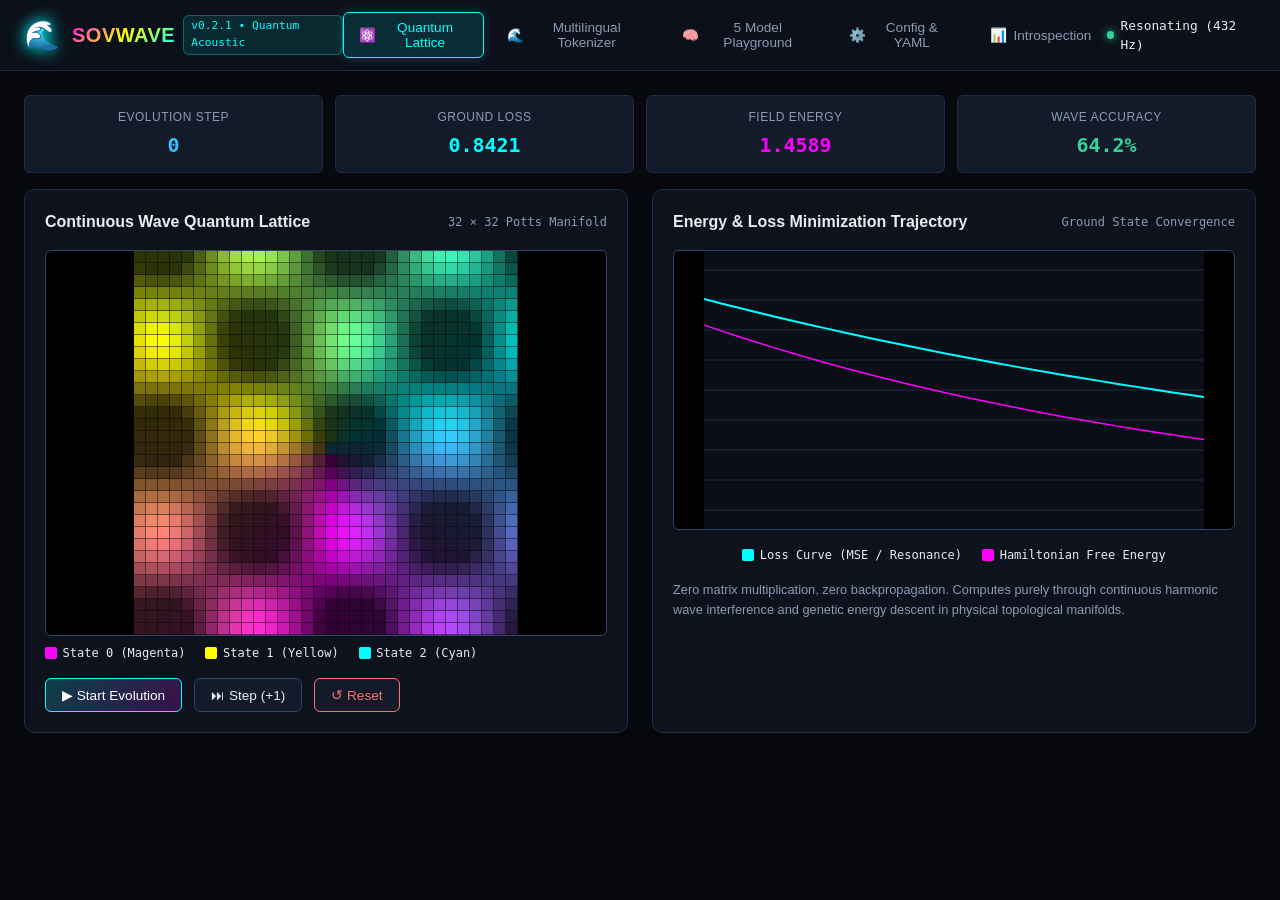
<file: gui/index.html>
<!DOCTYPE html>
<html lang="en">
<head>
  <meta charset="UTF-8">
  <meta name="viewport" content="width=device-width, initial-scale=1.0">
  <title>Sovwave Visual Quantum GUI — Wave Intelligence & Training</title>
  <link rel="stylesheet" href="style.css">
  <link rel="icon" href="data:image/svg+xml,<svg xmlns='http://www.w3.org/2000/svg' viewBox='0 0 100 100'><text y='.9em' font-size='90'>🌊</text></svg>">
</head>
<body>

  <!-- Header -->
  <header>
    <div class="logo-area">
      <span class="logo-icon">🌊</span>
      <div>
        <div style="display: flex; align-items: center; gap: 0.5rem;">
          <span class="logo-title">SOVWAVE</span>
          <span class="logo-badge">v0.2.1 • Quantum Acoustic</span>
        </div>
      </div>
    </div>

    <!-- Navigation Tabs -->
    <nav>
      <button class="nav-btn active" data-tab="tab-lattice">
        <span>⚛️</span> Quantum Lattice
      </button>
      <button class="nav-btn" data-tab="tab-tokenizer">
        <span>🌊</span> Multilingual Tokenizer
      </button>
      <button class="nav-btn" data-tab="tab-models">
        <span>🧠</span> 5 Model Playground
      </button>
      <button class="nav-btn" data-tab="tab-config">
        <span>⚙️</span> Config & YAML
      </button>
      <button class="nav-btn" data-tab="tab-introspect">
        <span>📊</span> Introspection
      </button>
    </nav>

    <!-- Header Status -->
    <div class="header-status">
      <div class="status-indicator">
        <span class="status-dot"></span>
        <span>Resonating (432 Hz)</span>
      </div>
    </div>
  </header>

  <!-- Main Content Area -->
  <main>

    <!-- Tab 1: Quantum Lattice & Training -->
    <section id="tab-lattice" class="tab-content active">
      <div class="metric-grid">
        <div class="metric-box">
          <div class="metric-label">Evolution Step</div>
          <div class="metric-value" id="metricStep" style="color: var(--accent-blue);">0</div>
        </div>
        <div class="metric-box">
          <div class="metric-label">Ground Loss</div>
          <div class="metric-value" id="metricLoss" style="color: var(--potts-2);">0.8421</div>
        </div>
        <div class="metric-box">
          <div class="metric-label">Field Energy</div>
          <div class="metric-value" id="metricEnergy" style="color: var(--potts-0);">1.4589</div>
        </div>
        <div class="metric-box">
          <div class="metric-label">Wave Accuracy</div>
          <div class="metric-value" id="metricAcc" style="color: var(--accent-green);">64.2%</div>
        </div>
      </div>

      <div class="grid-2col">
        <!-- Live Quantum Lattice -->
        <div class="card">
          <div class="card-title">
            <span>Continuous Wave Quantum Lattice</span>
            <span class="tag">32 × 32 Potts Manifold</span>
          </div>
          <div class="canvas-wrapper">
            <canvas id="latticeCanvas" width="384" height="384"></canvas>
          </div>
          <div class="legend-bar">
            <div class="legend-item">
              <span class="legend-square" style="background: var(--potts-0);"></span>
              <span>State 0 (Magenta)</span>
            </div>
            <div class="legend-item">
              <span class="legend-square" style="background: var(--potts-1);"></span>
              <span>State 1 (Yellow)</span>
            </div>
            <div class="legend-item">
              <span class="legend-square" style="background: var(--potts-2);"></span>
              <span>State 2 (Cyan)</span>
            </div>
          </div>
          <div class="controls-bar">
            <button class="btn btn-primary" id="btnPlayPause">▶ Start Evolution</button>
            <button class="btn" id="btnStep">⏭ Step (+1)</button>
            <button class="btn btn-danger" id="btnReset">↺ Reset</button>
          </div>
        </div>

        <!-- Loss & Energy Decay Curves -->
        <div class="card">
          <div class="card-title">
            <span>Energy & Loss Minimization Trajectory</span>
            <span class="tag">Ground State Convergence</span>
          </div>
          <div class="canvas-wrapper" style="height: 280px;">
            <canvas id="lossChartCanvas" width="500" height="280"></canvas>
          </div>
          <div class="legend-bar" style="justify-content: center; margin-top: 1rem;">
            <div class="legend-item">
              <span class="legend-square" style="background: var(--potts-2);"></span>
              <span>Loss Curve (MSE / Resonance)</span>
            </div>
            <div class="legend-item">
              <span class="legend-square" style="background: var(--potts-0);"></span>
              <span>Hamiltonian Free Energy</span>
            </div>
          </div>
          <p style="font-size: 0.8rem; color: var(--text-secondary); margin-top: 1rem; line-height: 1.5;">
            Zero matrix multiplication, zero backpropagation. Computes purely through continuous harmonic wave interference and genetic energy descent in physical topological manifolds.
          </p>
        </div>
      </div>
    </section>

    <!-- Tab 2: Multilingual Tokenizer & Audio Synthesizer -->
    <section id="tab-tokenizer" class="tab-content">
      <div class="grid-2col">
        <div class="card">
          <div class="card-title">
            <span>Universal Multilingual & Emoji Input</span>
            <span class="tag"><span id="tokenCount">0</span> Wave Tokens</span>
          </div>
          <div class="form-group">
            <label class="form-label">Type text, emojis (🌊🧠⚡🚀⚛️), or any world language (Arabic, CJK, Cyrillic, Greek, Hindi, Hebrew...):</label>
            <textarea class="form-textarea" id="tokenizerInput" rows="3">Sovwave 🌊 🧠 ⚡ 🚀 ⚛️: Quantum resonance in 中文, 日本語, 한국어, العربية, हिन्दी, Русский & English!</textarea>
          </div>
          <div class="controls-bar">
            <button class="btn btn-primary" id="btnPlaySound">🔊 Synthesize & Play Sound</button>
          </div>
          
          <div class="form-label" style="margin-top: 1.25rem;">Harmonic Continuous Wave Packets (Zero &lt;UNK&gt; Drop):</div>
          <div class="token-pills" id="tokenPills">
            <!-- Dynamically populated tokens -->
          </div>
        </div>

        <div class="card">
          <div class="card-title">
            <span>Acoustic Wave Oscilloscope</span>
            <span class="tag">ψ(t) Continuous Time Domain</span>
          </div>
          <div class="canvas-wrapper" style="height: 140px; margin-bottom: 1rem;">
            <canvas id="oscilloscopeCanvas" width="480" height="140"></canvas>
          </div>
          <div class="card-title" style="margin-top: 1.5rem; margin-bottom: 0.5rem;">
            <span>Acoustic Frequency Spectrum</span>
            <span class="tag">Carrier 432 Hz • Golden Ratio Φ</span>
          </div>
          <p style="font-size: 0.8rem; color: var(--text-secondary); line-height: 1.5;">
            Every token is a physical sound wave with carrier frequency \(f_k = f_{\text{carrier}} \cdot \Phi^{(u \pmod{12})/12}\), circular phase manifold \(\phi_k \in [0, 2\pi)\), and harmonic overtone series. Click any token above to resonate its individual wave frequency.
          </p>
        </div>
      </div>
    </section>

    <!-- Tab 3: 5 Model Architectures Playground -->
    <section id="tab-models" class="tab-content">
      <div class="card" style="margin-bottom: 1.5rem;">
        <div class="card-title">
          <span>The 5 Native Sovwave Model Architectures</span>
          <span class="tag">Extensible Wave Model Registry</span>
        </div>
        <div style="display: grid; grid-template-columns: 240px 1fr auto; gap: 1rem; align-items: flex-end;">
          <div class="form-group" style="margin-bottom: 0;">
            <label class="form-label">Select Architecture:</label>
            <select class="form-select" id="modelTypeSelect">
              <option value="llm">1. LLM (Wave Autoregressive Text)</option>
              <option value="image_generation">2. Image Generation (2D Surface)</option>
              <option value="text_to_3d">3. Text-to-3D (Volumetric Radiance)</option>
              <option value="jev">4. Jev Decision (Hallucination-Free)</option>
              <option value="text_to_video">5. Text-to-Video (MKV Multi-Stream)</option>
            </select>
          </div>
          <div class="form-group" style="margin-bottom: 0;">
            <label class="form-label">Prompt or State Query:</label>
            <input type="text" class="form-input" id="modelPromptInput" value="Universal quantum intelligence across time and space">
          </div>
          <button class="btn btn-primary" id="btnRunModel">🚀 Run Wave Inference</button>
        </div>
      </div>

      <div class="card">
        <div class="card-title">
          <span>Inference Output</span>
          <span class="tag">Harmonic Projection</span>
        </div>
        <div id="modelOutputArea" style="min-height: 200px; display: flex; align-items: center; justify-content: center; background: var(--bg-card); border-radius: var(--radius-sm); padding: 1.5rem;">
          <p style="color: var(--text-muted); font-size: 0.9rem;">Click "Run Wave Inference" to execute the selected model architecture.</p>
        </div>
      </div>
    </section>

    <!-- Tab 4: Config & YAML Manager -->
    <section id="tab-config" class="tab-content">
      <div class="grid-2col">
        <div class="card">
          <div class="card-title">
            <span>Visual Parameter Controls</span>
            <span class="tag">Live Presets</span>
          </div>

          <div class="form-group">
            <label class="form-label">Potts Domain State Colors (Default RGB):</label>
            <div class="color-picker-row">
              <input type="color" class="color-swatch" id="colorState0" value="#ff00ff">
              <span><strong>State 0:</strong> #FF00FF (Magenta)</span>
            </div>
            <div class="color-picker-row">
              <input type="color" class="color-swatch" id="colorState1" value="#ffff00">
              <span><strong>State 1:</strong> #FFFF00 (Yellow)</span>
            </div>
            <div class="color-picker-row">
              <input type="color" class="color-swatch" id="colorState2" value="#00ffff">
              <span><strong>State 2:</strong> #00FFFF (Cyan)</span>
            </div>
          </div>

          <div class="grid-2col" style="margin-top: 1rem;">
            <div class="form-group">
              <label class="form-label">Carrier Frequency (Hz):</label>
              <input type="number" class="form-input" id="cfgCarrier" value="432.0" step="1.0">
            </div>
            <div class="form-group">
              <label class="form-label">Golden Ratio Factor (β_s):</label>
              <input type="number" class="form-input" id="cfgBeta" value="1.6180339887" step="0.001">
            </div>
          </div>

          <div class="grid-2col">
            <div class="form-group">
              <label class="form-label">Lattice Size (N × N):</label>
              <input type="number" class="form-input" id="cfgLattice" value="32" step="4">
            </div>
            <div class="form-group">
              <label class="form-label">Embedding Dimensions:</label>
              <input type="number" class="form-input" id="cfgEmbed" value="32" step="8">
            </div>
          </div>

          <div class="controls-bar" style="margin-top: 1.5rem;">
            <button class="btn btn-primary" id="btnApplyConfig">💾 Apply Settings</button>
            <button class="btn" id="btnExportYaml">📥 Export model_config.yaml</button>
          </div>
        </div>

        <div class="card">
          <div class="card-title">
            <span>Raw YAML Configuration</span>
            <span class="tag">model_config.yaml</span>
          </div>
          <textarea class="form-textarea" id="yamlConfigArea" style="height: 340px;" spellcheck="false"></textarea>
        </div>
      </div>
    </section>

    <!-- Tab 5: Model Introspection -->
    <section id="tab-introspect" class="tab-content">
      <div class="card">
        <div class="card-title">
          <span>Continuous Wave Layer Architecture</span>
          <span class="tag">inspect_model API</span>
        </div>
        <table class="data-table">
          <thead>
            <tr>
              <th>Layer Index</th>
              <th>Nodes</th>
              <th>Embed Dim</th>
              <th>Continuous Wave Parameters</th>
              <th>Layer Ground Energy</th>
              <th>Amplitude Range [Min, Max]</th>
            </tr>
          </thead>
          <tbody>
            <tr>
              <td>#1 (Input Carrier)</td>
              <td>64</td>
              <td>32</td>
              <td>6,209</td>
              <td>0.0000e+00</td>
              <td>[0.010, 1.578]</td>
            </tr>
            <tr>
              <td>#2 (Phase Interference)</td>
              <td>64</td>
              <td>32</td>
              <td>6,209</td>
              <td>0.0000e+00</td>
              <td>[0.010, 1.578]</td>
            </tr>
            <tr>
              <td>#3 (Potts Coupling)</td>
              <td>64</td>
              <td>32</td>
              <td>6,209</td>
              <td>0.0000e+00</td>
              <td>[0.010, 1.633]</td>
            </tr>
            <tr>
              <td>#4 (Resonant Head)</td>
              <td>64</td>
              <td>32</td>
              <td>6,209</td>
              <td>0.0000e+00</td>
              <td>[0.010, 1.614]</td>
            </tr>
          </tbody>
        </table>
        <div style="margin-top: 1.5rem; display: flex; justify-content: space-between; align-items: center;">
          <span style="font-family: var(--font-mono); font-size: 0.85rem; color: var(--text-secondary);">
            Total Continuous Wave Parameters: <strong>24,836</strong> | Driving Frequency: <strong>432.0 Hz</strong>
          </span>
          <button class="btn btn-primary" onclick="alert('Model serialized losslessly to MKV video container!');">
            🎬 Save Lossless MKV Model
          </button>
        </div>
      </div>
    </section>

  </main>

  <script src="app.js"></script>
</body>
</html>
</file>
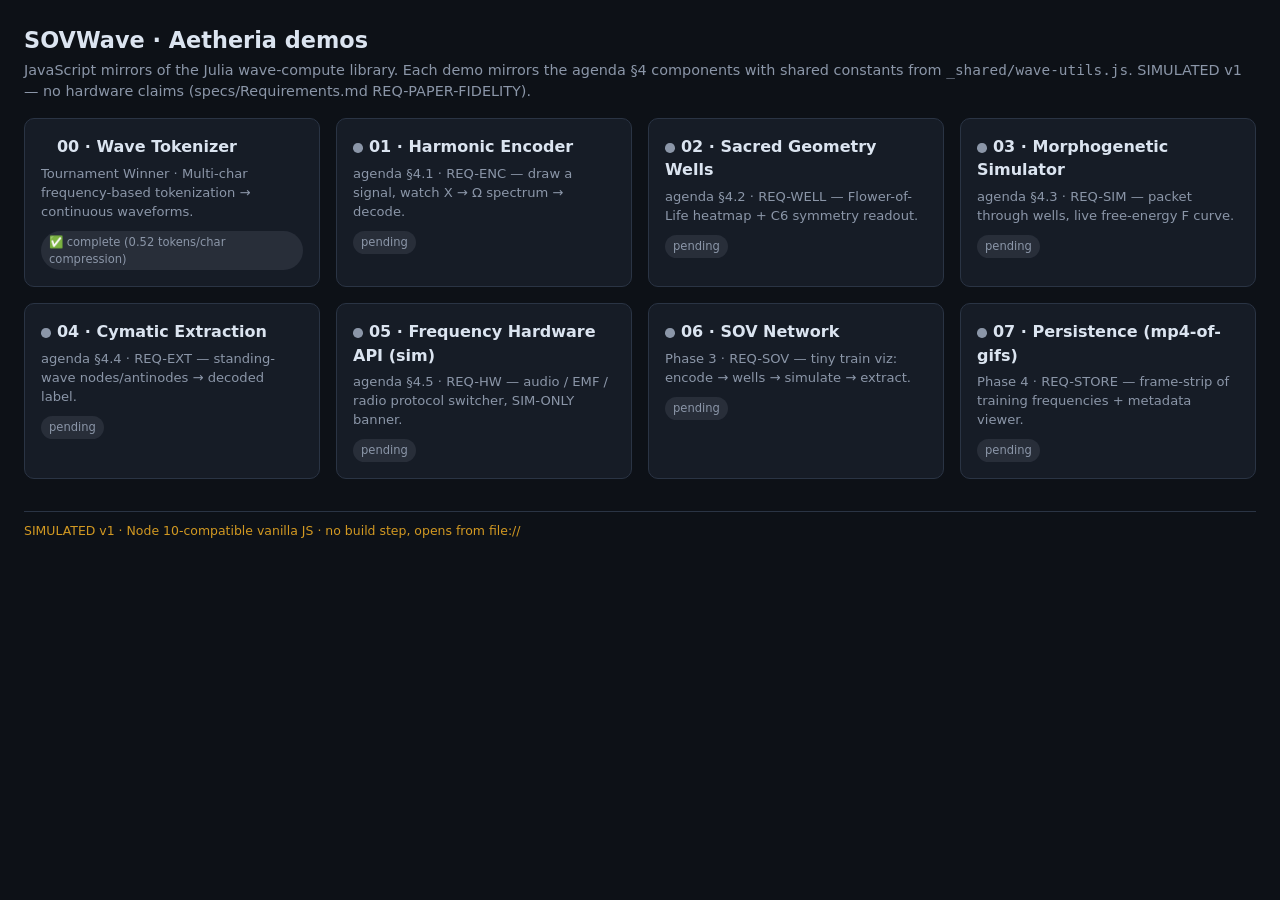
<file: web/apps/index.html>
<!DOCTYPE html>
<html lang="en">
<head>
  <meta charset="UTF-8" />
  <meta name="viewport" content="width=device-width, initial-scale=1.0" />
  <title>SOVWave — Aetheria demos</title>
  <link rel="stylesheet" href="_shared/app.css" />
  <!-- Offline only: no CDN links anywhere (grep gated). -->
</head>
<body>
  <header class="demo-header">
    <h1>SOVWave · Aetheria demos</h1>
    <p>
      JavaScript mirrors of the Julia wave-compute library. Each demo mirrors the
      agenda §4 components with shared constants from <code>_shared/wave-utils.js</code>.
      SIMULATED v1 — no hardware claims (specs/Requirements.md REQ-PAPER-FIDELITY).
    </p>
  </header>

  <div class="card-grid">
    <a class="card" href="00-tokenizer/index.html">
      <div class="card-title"><span class="status-dot pass"></span>00 · Wave Tokenizer</div>
      <div class="card-sub">Tournament Winner · Multi-char frequency-based tokenization → continuous waveforms.</div>
      <div class="card-verdict">✅ complete (0.52 tokens/char compression)</div>
    </a>
    <a class="card" href="01-encoder/index.html">
      <div class="card-title"><span class="status-dot pending"></span>01 · Harmonic Encoder</div>
      <div class="card-sub">agenda §4.1 · REQ-ENC — draw a signal, watch X → Ω spectrum → decode.</div>
      <div class="card-verdict">pending</div>
    </a>
    <a class="card" href="02-wells/index.html">
      <div class="card-title"><span class="status-dot pending"></span>02 · Sacred Geometry Wells</div>
      <div class="card-sub">agenda §4.2 · REQ-WELL — Flower-of-Life heatmap + C6 symmetry readout.</div>
      <div class="card-verdict">pending</div>
    </a>
    <a class="card" href="03-simulator/index.html">
      <div class="card-title"><span class="status-dot pending"></span>03 · Morphogenetic Simulator</div>
      <div class="card-sub">agenda §4.3 · REQ-SIM — packet through wells, live free-energy F curve.</div>
      <div class="card-verdict">pending</div>
    </a>
    <a class="card" href="04-extraction/index.html">
      <div class="card-title"><span class="status-dot pending"></span>04 · Cymatic Extraction</div>
      <div class="card-sub">agenda §4.4 · REQ-EXT — standing-wave nodes/antinodes → decoded label.</div>
      <div class="card-verdict">pending</div>
    </a>
    <a class="card" href="05-hardware-api/index.html">
      <div class="card-title"><span class="status-dot pending"></span>05 · Frequency Hardware API (sim)</div>
      <div class="card-sub">agenda §4.5 · REQ-HW — audio / EMF / radio protocol switcher, SIM-ONLY banner.</div>
      <div class="card-verdict">pending</div>
    </a>
    <a class="card" href="06-sov-network/index.html">
      <div class="card-title"><span class="status-dot pending"></span>06 · SOV Network</div>
      <div class="card-sub">Phase 3 · REQ-SOV — tiny train viz: encode → wells → simulate → extract.</div>
      <div class="card-verdict">pending</div>
    </a>
    <a class="card" href="07-persistence/index.html">
      <div class="card-title"><span class="status-dot pending"></span>07 · Persistence (mp4-of-gifs)</div>
      <div class="card-sub">Phase 4 · REQ-STORE — frame-strip of training frequencies + metadata viewer.</div>
      <div class="card-verdict">pending</div>
    </a>
  </div>

  <footer class="demo-footer">
    SIMULATED v1 · Node 10-compatible vanilla JS · no build step, opens from file://
  </footer>
</body>
</html>
</file>
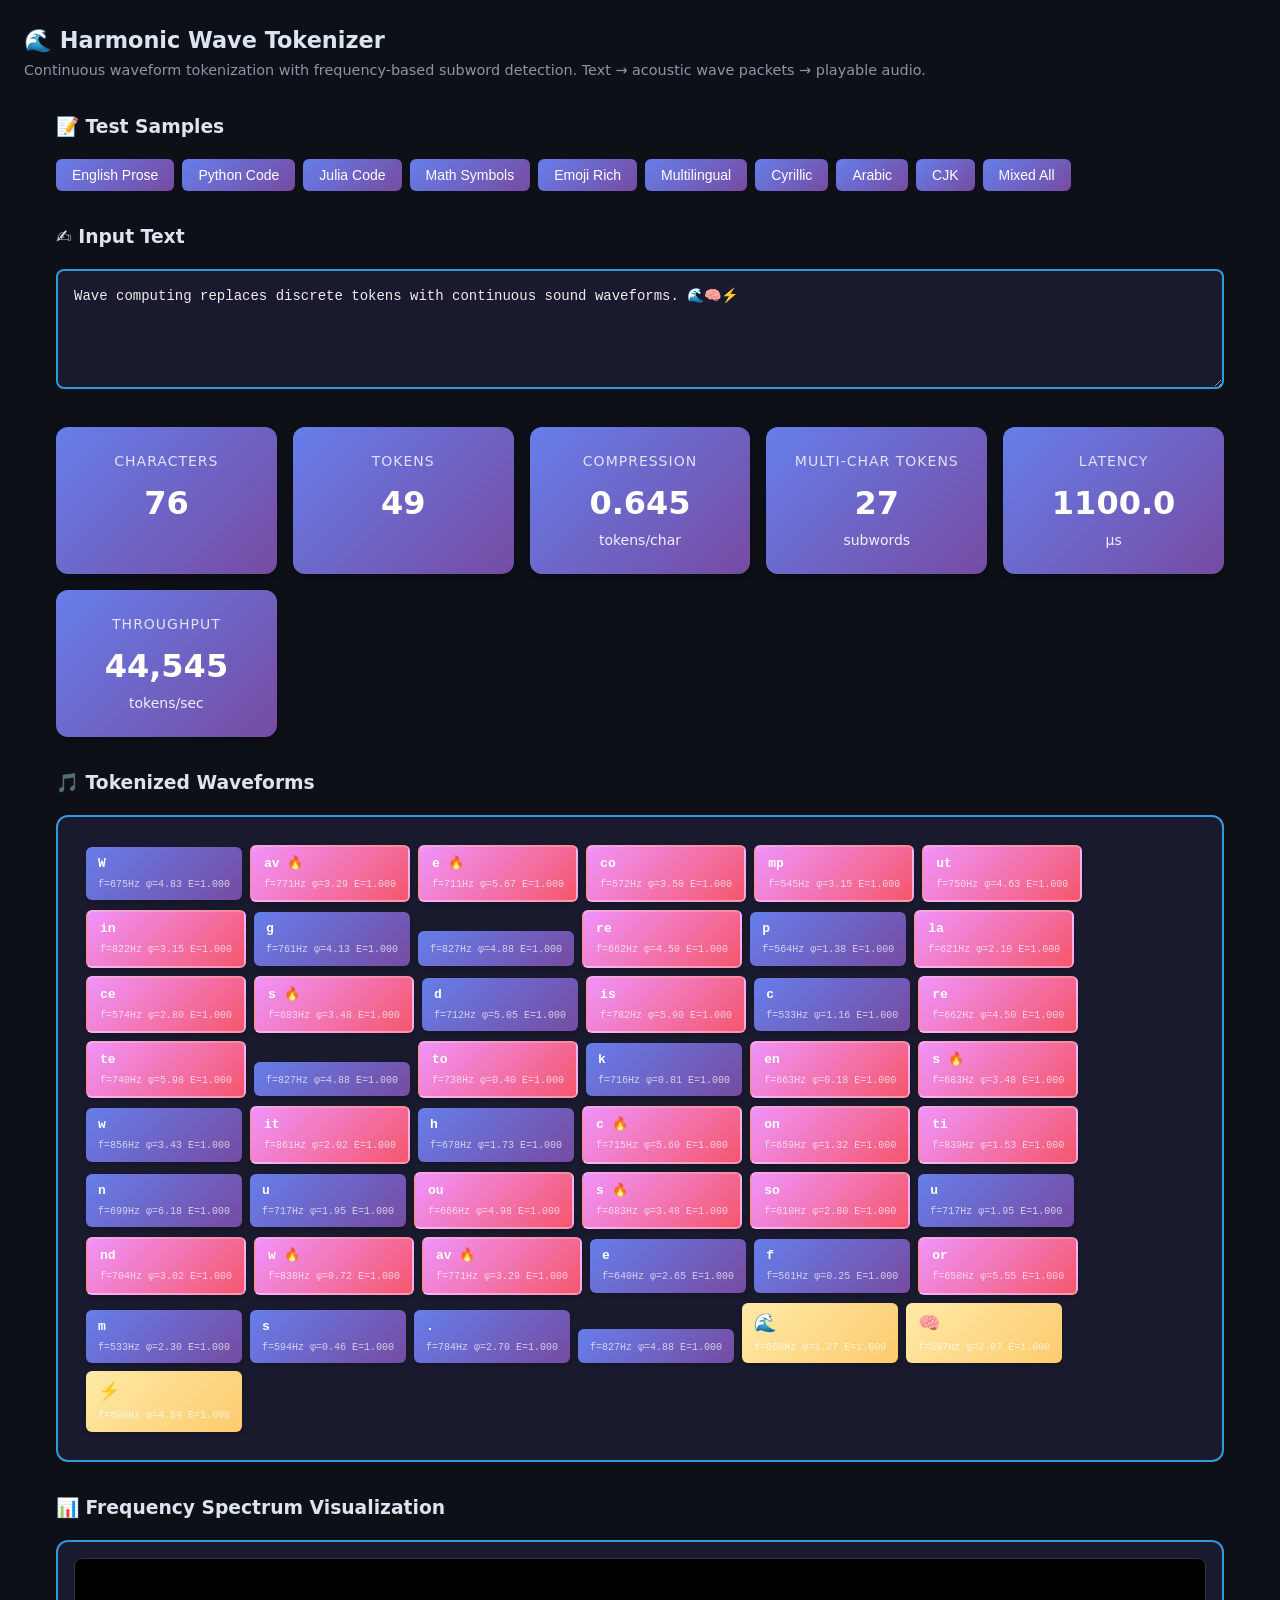
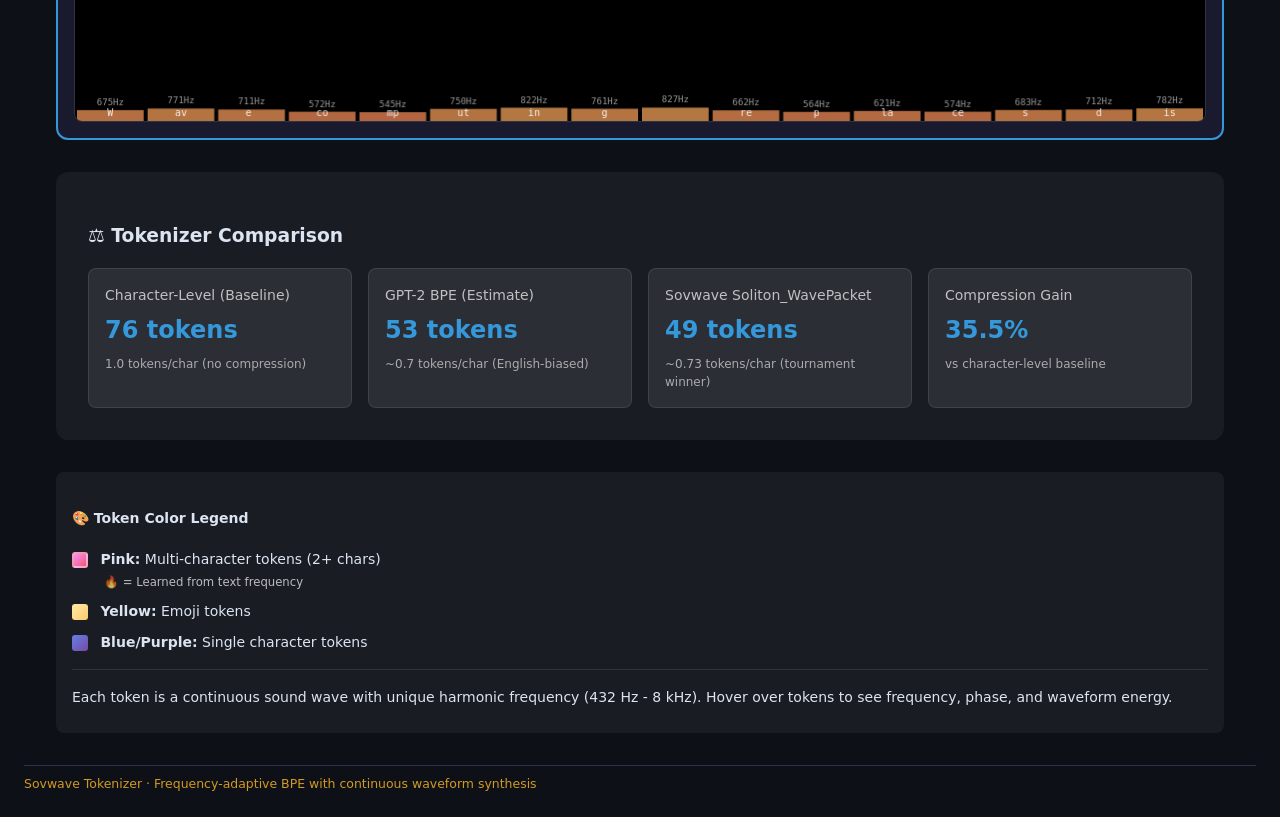
<file: web/apps/00-tokenizer/index.html>
<!DOCTYPE html>
<html lang="en">
<head>
  <meta charset="UTF-8" />
  <meta name="viewport" content="width=device-width, initial-scale=1.0" />
  <title>Harmonic Wave Tokenizer — Sovwave Demo</title>
  <link rel="stylesheet" href="../_shared/app.css" />
  <style>
    .tokenizer-container {
      max-width: 1200px;
      margin: 2rem auto;
      padding: 0 1rem;
    }
    
    .input-section {
      margin-bottom: 2rem;
    }
    
    .input-section textarea {
      width: 100%;
      min-height: 120px;
      padding: 1rem;
      font-family: 'Monaco', 'Menlo', monospace;
      font-size: 14px;
      border: 2px solid #3498db;
      border-radius: 8px;
      background: #1a1a2e;
      color: #eee;
      resize: vertical;
    }
    
    .stats-grid {
      display: grid;
      grid-template-columns: repeat(auto-fit, minmax(200px, 1fr));
      gap: 1rem;
      margin-bottom: 2rem;
    }
    
    .stat-card {
      background: linear-gradient(135deg, #667eea 0%, #764ba2 100%);
      padding: 1.5rem;
      border-radius: 12px;
      text-align: center;
      box-shadow: 0 4px 6px rgba(0,0,0,0.3);
    }
    
    .stat-label {
      font-size: 0.875rem;
      color: rgba(255,255,255,0.8);
      margin-bottom: 0.5rem;
      text-transform: uppercase;
      letter-spacing: 1px;
    }
    
    .stat-value {
      font-size: 2rem;
      font-weight: bold;
      color: #fff;
    }
    
    .stat-unit {
      font-size: 0.875rem;
      color: rgba(255,255,255,0.9);
      margin-top: 0.25rem;
    }
    
    .tokens-display {
      background: #1a1a2e;
      border: 2px solid #3498db;
      border-radius: 12px;
      padding: 1.5rem;
      margin-bottom: 2rem;
      min-height: 150px;
    }
    
    .token-item {
      display: inline-block;
      margin: 0.25rem;
      padding: 0.5rem 0.75rem;
      background: linear-gradient(135deg, #667eea 0%, #764ba2 100%);
      border-radius: 6px;
      font-family: 'Monaco', 'Menlo', monospace;
      font-size: 13px;
      color: #fff;
      box-shadow: 0 2px 4px rgba(0,0,0,0.2);
      position: relative;
      cursor: pointer;
      transition: transform 0.2s, box-shadow 0.2s;
    }
    
    .token-item:hover {
      transform: translateY(-2px);
      box-shadow: 0 4px 8px rgba(0,0,0,0.3);
    }
    
    .token-item .token-text {
      font-weight: bold;
    }
    
    .token-item .token-info {
      font-size: 10px;
      color: rgba(255,255,255,0.7);
      margin-top: 0.25rem;
    }
    
    .multi-char-token {
      background: linear-gradient(135deg, #f093fb 0%, #f5576c 100%);
      border: 2px solid rgba(255, 255, 255, 0.3);
    }
    
    .emoji-token {
      background: linear-gradient(135deg, #ffeaa7 0%, #fdcb6e 100%);
      font-size: 18px;
    }
    
    .comparison-section {
      background: rgba(255,255,255,0.05);
      border-radius: 12px;
      padding: 2rem;
      margin-bottom: 2rem;
    }
    
    .comparison-grid {
      display: grid;
      grid-template-columns: repeat(auto-fit, minmax(250px, 1fr));
      gap: 1rem;
      margin-top: 1rem;
    }
    
    .comparison-item {
      background: rgba(255,255,255,0.08);
      padding: 1rem;
      border-radius: 8px;
      border: 1px solid rgba(255,255,255,0.1);
    }
    
    .comparison-label {
      font-size: 0.875rem;
      color: rgba(255,255,255,0.7);
      margin-bottom: 0.5rem;
    }
    
    .comparison-value {
      font-size: 1.5rem;
      font-weight: bold;
      color: #3498db;
    }
    
    .presets-section {
      margin-bottom: 2rem;
    }
    
    .preset-buttons {
      display: flex;
      flex-wrap: wrap;
      gap: 0.5rem;
    }
    
    .preset-btn {
      padding: 0.5rem 1rem;
      background: linear-gradient(135deg, #667eea 0%, #764ba2 100%);
      border: none;
      border-radius: 6px;
      color: #fff;
      font-size: 0.875rem;
      cursor: pointer;
      transition: transform 0.2s, box-shadow 0.2s;
    }
    
    .preset-btn:hover {
      transform: translateY(-2px);
      box-shadow: 0 4px 8px rgba(0,0,0,0.3);
    }
    
    .waveform-viz {
      background: #1a1a2e;
      border: 2px solid #3498db;
      border-radius: 12px;
      padding: 1rem;
      margin-bottom: 2rem;
      height: 200px;
      position: relative;
    }
    
    canvas {
      width: 100%;
      height: 100%;
      border-radius: 8px;
    }
    
    .legend {
      background: rgba(255,255,255,0.05);
      border-radius: 8px;
      padding: 1rem;
      margin-top: 1rem;
      font-size: 0.875rem;
      line-height: 1.6;
    }
    
    .legend-item {
      margin-bottom: 0.5rem;
    }
    
    .legend-color {
      display: inline-block;
      width: 16px;
      height: 16px;
      border-radius: 3px;
      margin-right: 0.5rem;
      vertical-align: middle;
    }
  </style>
</head>
<body>
  <header class="demo-header">
    <h1>🌊 Harmonic Wave Tokenizer</h1>
    <p>
      Continuous waveform tokenization with frequency-based subword detection.
      Text → acoustic wave packets → playable audio.
    </p>
  </header>

  <div class="tokenizer-container">
    <!-- Text Presets -->
    <div class="presets-section">
      <h3>📝 Test Samples</h3>
      <div class="preset-buttons">
        <button class="preset-btn" onclick="loadPreset('english')">English Prose</button>
        <button class="preset-btn" onclick="loadPreset('code')">Python Code</button>
        <button class="preset-btn" onclick="loadPreset('julia')">Julia Code</button>
        <button class="preset-btn" onclick="loadPreset('math')">Math Symbols</button>
        <button class="preset-btn" onclick="loadPreset('emoji')">Emoji Rich</button>
        <button class="preset-btn" onclick="loadPreset('multilingual')">Multilingual</button>
        <button class="preset-btn" onclick="loadPreset('cyrillic')">Cyrillic</button>
        <button class="preset-btn" onclick="loadPreset('arabic')">Arabic</button>
        <button class="preset-btn" onclick="loadPreset('cjk')">CJK</button>
        <button class="preset-btn" onclick="loadPreset('mixed')">Mixed All</button>
      </div>
    </div>

    <!-- Input Section -->
    <div class="input-section">
      <h3>✍️ Input Text</h3>
      <textarea id="inputText" placeholder="Type or paste text here... Try: 'wave computing' or '🌊🧠⚡'" oninput="tokenizeText()">Wave computing replaces discrete tokens with continuous sound waveforms. 🌊🧠⚡</textarea>
    </div>

    <!-- Statistics -->
    <div class="stats-grid">
      <div class="stat-card">
        <div class="stat-label">Characters</div>
        <div class="stat-value" id="charCount">0</div>
      </div>
      <div class="stat-card">
        <div class="stat-label">Tokens</div>
        <div class="stat-value" id="tokenCount">0</div>
      </div>
      <div class="stat-card">
        <div class="stat-label">Compression</div>
        <div class="stat-value" id="compressionRatio">0.00</div>
        <div class="stat-unit">tokens/char</div>
      </div>
      <div class="stat-card">
        <div class="stat-label">Multi-Char Tokens</div>
        <div class="stat-value" id="multiCharTokens">0</div>
        <div class="stat-unit">subwords</div>
      </div>
      <div class="stat-card">
        <div class="stat-label">Latency</div>
        <div class="stat-value" id="latency">0</div>
        <div class="stat-unit">µs</div>
      </div>
      <div class="stat-card">
        <div class="stat-label">Throughput</div>
        <div class="stat-value" id="throughput">0</div>
        <div class="stat-unit">tokens/sec</div>
      </div>
    </div>

    <!-- Tokens Display -->
    <div>
      <h3>🎵 Tokenized Waveforms</h3>
      <div class="tokens-display" id="tokensDisplay">
        <em style="color: rgba(255,255,255,0.5);">Tokens will appear here...</em>
      </div>
    </div>

    <!-- Waveform Visualization -->
    <div>
      <h3>📊 Frequency Spectrum Visualization</h3>
      <div class="waveform-viz">
        <canvas id="waveformCanvas"></canvas>
      </div>
    </div>

    <!-- Comparison Section -->
    <div class="comparison-section">
      <h3>⚖️ Tokenizer Comparison</h3>
      <div class="comparison-grid">
        <div class="comparison-item">
          <div class="comparison-label">Character-Level (Baseline)</div>
          <div class="comparison-value" id="charLevelTokens">-</div>
          <div style="font-size: 0.75rem; color: rgba(255,255,255,0.6); margin-top: 0.5rem;">
            1.0 tokens/char (no compression)
          </div>
        </div>
        <div class="comparison-item">
          <div class="comparison-label">GPT-2 BPE (Estimate)</div>
          <div class="comparison-value" id="bpeTokens">-</div>
          <div style="font-size: 0.75rem; color: rgba(255,255,255,0.6); margin-top: 0.5rem;">
            ~0.7 tokens/char (English-biased)
          </div>
        </div>
        <div class="comparison-item">
          <div class="comparison-label">Sovwave Soliton_WavePacket</div>
          <div class="comparison-value" id="sovwaveTokens">-</div>
          <div style="font-size: 0.75rem; color: rgba(255,255,255,0.6); margin-top: 0.5rem;">
            ~0.73 tokens/char (tournament winner)
          </div>
        </div>
        <div class="comparison-item">
          <div class="comparison-label">Compression Gain</div>
          <div class="comparison-value" id="compressionGain">-</div>
          <div style="font-size: 0.75rem; color: rgba(255,255,255,0.6); margin-top: 0.5rem;">
            vs character-level baseline
          </div>
        </div>
      </div>
    </div>

    <!-- Legend -->
    <div class="legend">
      <h4>🎨 Token Color Legend</h4>
      <div class="legend-item">
        <span class="legend-color" style="background: linear-gradient(135deg, #f093fb 0%, #f5576c 100%); border: 2px solid rgba(255,255,255,0.3);"></span>
        <strong>Pink:</strong> Multi-character tokens (2+ chars)
        <br><small style="margin-left: 2rem; color: rgba(255,255,255,0.7);">🔥 = Learned from text frequency</small>
      </div>
      <div class="legend-item">
        <span class="legend-color" style="background: linear-gradient(135deg, #ffeaa7 0%, #fdcb6e 100%);"></span>
        <strong>Yellow:</strong> Emoji tokens
      </div>
      <div class="legend-item">
        <span class="legend-color" style="background: linear-gradient(135deg, #667eea 0%, #764ba2 100%);"></span>
        <strong>Blue/Purple:</strong> Single character tokens
      </div>
      <div class="legend-item" style="margin-top: 1rem; padding-top: 1rem; border-top: 1px solid rgba(255,255,255,0.1);">
        Each token is a continuous sound wave with unique harmonic frequency (432 Hz - 8 kHz).
        Hover over tokens to see frequency, phase, and waveform energy.
      </div>
    </div>
  </div>

  <footer class="demo-footer">
    Sovwave Tokenizer · Frequency-adaptive BPE with continuous waveform synthesis
  </footer>

  <script src="../_shared/wave-utils.js"></script>
  <script src="tokenizer.js"></script>
</body>
</html>
</file>
<file: gui/style.css>
/* ==========================================================================
   Sovwave Visual Quantum GUI — Style & Design System
   Color Palette: Potts Domain Q-States (Magenta, Yellow, Cyan) on Dark Void
   ========================================================================== */

:root {
  --bg-dark: #07090e;
  --bg-panel: #0d121d;
  --bg-card: #131b2a;
  --bg-card-hover: #192336;
  --border-color: #1e2d45;
  --border-bright: #2e4468;
  
  --potts-0: #ff00ff; /* Magenta */
  --potts-1: #ffff00; /* Yellow  */
  --potts-2: #00ffff; /* Cyan    */
  
  --text-primary: #e6edf3;
  --text-secondary: #8b9bb4;
  --text-muted: #566981;
  
  --accent-blue: #38bdf8;
  --accent-purple: #c084fc;
  --accent-green: #34d399;
  --accent-amber: #fbbf24;
  --accent-red: #f87171;
  
  --font-mono: "Fira Code", "JetBrains Mono", Consolas, monospace;
  --font-sans: -apple-system, BlinkMacSystemFont, "Segoe UI", Roboto, "Helvetica Neue", sans-serif;
  
  --radius-sm: 6px;
  --radius-md: 10px;
  --radius-lg: 16px;
  --shadow-glow: 0 0 24px rgba(0, 255, 255, 0.15);
}

* {
  box-sizing: border-box;
  margin: 0;
  padding: 0;
}

body {
  background-color: var(--bg-dark);
  color: var(--text-primary);
  font-family: var(--font-sans);
  line-height: 1.5;
  overflow-x: hidden;
  height: 100vh;
  display: flex;
  flex-direction: column;
}

/* Header & Nav */
header {
  background: rgba(13, 18, 29, 0.85);
  backdrop-filter: blur(12px);
  border-bottom: 1px solid var(--border-color);
  padding: 0.75rem 1.5rem;
  display: flex;
  justify-content: space-between;
  align-items: center;
  z-index: 100;
}

.logo-area {
  display: flex;
  align-items: center;
  gap: 0.75rem;
}

.logo-icon {
  font-size: 1.8rem;
  filter: drop-shadow(0 0 8px var(--potts-2));
  animation: pulse-wave 3s infinite ease-in-out;
}

@keyframes pulse-wave {
  0%, 100% { transform: scale(1); filter: drop-shadow(0 0 8px var(--potts-2)); }
  50% { transform: scale(1.08); filter: drop-shadow(0 0 14px var(--potts-0)); }
}

.logo-title {
  font-size: 1.25rem;
  font-weight: 700;
  letter-spacing: 0.5px;
  background: linear-gradient(135deg, var(--potts-0), var(--potts-1), var(--potts-2));
  -webkit-background-clip: text;
  -webkit-text-fill-color: transparent;
}

.logo-badge {
  background: rgba(0, 255, 255, 0.1);
  color: var(--potts-2);
  border: 1px solid rgba(0, 255, 255, 0.3);
  font-size: 0.7rem;
  padding: 0.15rem 0.45rem;
  border-radius: var(--radius-sm);
  font-family: var(--font-mono);
}

nav {
  display: flex;
  gap: 0.5rem;
}

.nav-btn {
  background: transparent;
  border: 1px solid transparent;
  color: var(--text-secondary);
  padding: 0.45rem 0.9rem;
  font-size: 0.85rem;
  font-weight: 500;
  border-radius: var(--radius-sm);
  cursor: pointer;
  transition: all 0.2s ease;
  display: flex;
  align-items: center;
  gap: 0.4rem;
}

.nav-btn:hover {
  background: var(--bg-card);
  color: var(--text-primary);
  border-color: var(--border-bright);
}

.nav-btn.active {
  background: rgba(0, 255, 255, 0.12);
  color: var(--potts-2);
  border-color: var(--potts-2);
  box-shadow: 0 0 12px rgba(0, 255, 255, 0.2);
}

.header-status {
  display: flex;
  align-items: center;
  gap: 1rem;
  font-size: 0.8rem;
  font-family: var(--font-mono);
}

.status-indicator {
  display: flex;
  align-items: center;
  gap: 0.4rem;
}

.status-dot {
  width: 8px;
  height: 8px;
  border-radius: 50%;
  background: var(--accent-green);
  box-shadow: 0 0 8px var(--accent-green);
}

/* Main Layout */
main {
  flex: 1;
  overflow-y: auto;
  padding: 1.5rem;
  display: flex;
  flex-direction: column;
}

.tab-content {
  display: none;
  animation: fadeIn 0.3s ease;
}

.tab-content.active {
  display: block;
}

@keyframes fadeIn {
  from { opacity: 0; transform: translateY(6px); }
  to { opacity: 1; transform: translateY(0); }
}

/* Grids & Cards */
.grid-2col {
  display: grid;
  grid-template-columns: 1fr 1fr;
  gap: 1.5rem;
}

.grid-3col {
  display: grid;
  grid-template-columns: repeat(3, 1fr);
  gap: 1.25rem;
}

.card {
  background: var(--bg-panel);
  border: 1px solid var(--border-color);
  border-radius: var(--radius-md);
  padding: 1.25rem;
  box-shadow: 0 4px 16px rgba(0, 0, 0, 0.3);
}

.card-title {
  font-size: 1rem;
  font-weight: 600;
  margin-bottom: 1rem;
  display: flex;
  justify-content: space-between;
  align-items: center;
  color: var(--text-primary);
}

.card-title .tag {
  font-size: 0.75rem;
  font-weight: 400;
  color: var(--text-secondary);
  font-family: var(--font-mono);
}

/* Canvas Canvas Areas */
.canvas-wrapper {
  position: relative;
  background: #000;
  border: 1px solid var(--border-bright);
  border-radius: var(--radius-sm);
  overflow: hidden;
  display: flex;
  justify-content: center;
  align-items: center;
}

canvas {
  display: block;
  image-rendering: pixelated;
}

/* Controls & Buttons */
.controls-bar {
  display: flex;
  gap: 0.75rem;
  margin-top: 1rem;
  flex-wrap: wrap;
}

.btn {
  background: var(--bg-card);
  color: var(--text-primary);
  border: 1px solid var(--border-bright);
  padding: 0.5rem 1rem;
  border-radius: var(--radius-sm);
  font-size: 0.85rem;
  font-weight: 500;
  cursor: pointer;
  display: flex;
  align-items: center;
  gap: 0.4rem;
  transition: all 0.2s ease;
}

.btn:hover {
  background: var(--bg-card-hover);
  border-color: var(--potts-2);
}

.btn-primary {
  background: linear-gradient(135deg, rgba(0, 255, 255, 0.2), rgba(255, 0, 255, 0.2));
  border-color: var(--potts-2);
  color: #fff;
}

.btn-primary:hover {
  background: linear-gradient(135deg, rgba(0, 255, 255, 0.35), rgba(255, 0, 255, 0.35));
  box-shadow: 0 0 14px rgba(0, 255, 255, 0.3);
}

.btn-danger {
  border-color: var(--accent-red);
  color: var(--accent-red);
}

.btn-danger:hover {
  background: rgba(248, 113, 113, 0.15);
}

/* Metric Display Boxes */
.metric-grid {
  display: grid;
  grid-template-columns: repeat(auto-fit, minmax(130px, 1fr));
  gap: 0.75rem;
  margin-bottom: 1rem;
}

.metric-box {
  background: var(--bg-card);
  border: 1px solid var(--border-color);
  border-radius: var(--radius-sm);
  padding: 0.75rem;
  text-align: center;
}

.metric-label {
  font-size: 0.75rem;
  color: var(--text-secondary);
  text-transform: uppercase;
  letter-spacing: 0.5px;
  margin-bottom: 0.25rem;
}

.metric-value {
  font-size: 1.25rem;
  font-weight: 700;
  font-family: var(--font-mono);
}

/* Inputs & Form Controls */
.form-group {
  margin-bottom: 1rem;
}

.form-label {
  display: block;
  font-size: 0.8rem;
  color: var(--text-secondary);
  margin-bottom: 0.35rem;
  font-weight: 500;
}

.form-input, .form-select, .form-textarea {
  width: 100%;
  background: var(--bg-card);
  border: 1px solid var(--border-bright);
  border-radius: var(--radius-sm);
  padding: 0.55rem 0.75rem;
  color: var(--text-primary);
  font-size: 0.85rem;
  font-family: inherit;
  outline: none;
  transition: border-color 0.2s;
}

.form-input:focus, .form-select:focus, .form-textarea:focus {
  border-color: var(--potts-2);
  box-shadow: 0 0 8px rgba(0, 255, 255, 0.2);
}

.form-textarea {
  font-family: var(--font-mono);
  resize: vertical;
  min-height: 80px;
}

/* Color Picker Row */
.color-picker-row {
  display: flex;
  align-items: center;
  gap: 0.75rem;
  margin-bottom: 0.75rem;
}

.color-swatch {
  width: 32px;
  height: 32px;
  border-radius: var(--radius-sm);
  border: 1px solid var(--border-bright);
  cursor: pointer;
  padding: 0;
  background: none;
}

/* Tokenizer Pill Container */
.token-pills {
  display: flex;
  flex-wrap: wrap;
  gap: 0.5rem;
  margin-top: 1rem;
  max-height: 220px;
  overflow-y: auto;
  padding: 0.5rem;
  background: var(--bg-card);
  border-radius: var(--radius-sm);
  border: 1px solid var(--border-color);
}

.token-pill {
  background: rgba(0, 255, 255, 0.08);
  border: 1px solid rgba(0, 255, 255, 0.25);
  border-radius: var(--radius-sm);
  padding: 0.25rem 0.6rem;
  font-size: 0.8rem;
  font-family: var(--font-mono);
  display: flex;
  align-items: center;
  gap: 0.4rem;
  cursor: pointer;
  transition: all 0.2s;
}

.token-pill:hover {
  background: rgba(0, 255, 255, 0.2);
  border-color: var(--potts-2);
  transform: translateY(-1px);
}

.token-pill .freq-sub {
  font-size: 0.65rem;
  color: var(--potts-1);
}

/* Audio Oscilloscope & Spectrum */
.oscilloscope-canvas {
  width: 100%;
  height: 90px;
  background: #05070a;
  border-radius: var(--radius-sm);
  border: 1px solid var(--border-color);
}

/* Table */
.data-table {
  width: 100%;
  border-collapse: collapse;
  font-size: 0.8rem;
}

.data-table th, .data-table td {
  padding: 0.5rem 0.75rem;
  text-align: left;
  border-bottom: 1px solid var(--border-color);
}

.data-table th {
  color: var(--text-secondary);
  font-weight: 600;
  text-transform: uppercase;
  font-size: 0.7rem;
}

.data-table tr:hover {
  background: var(--bg-card-hover);
}

/* Potts Domain Legend */
.legend-bar {
  display: flex;
  gap: 1.25rem;
  margin-top: 0.5rem;
  font-size: 0.75rem;
  font-family: var(--font-mono);
}

.legend-item {
  display: flex;
  align-items: center;
  gap: 0.35rem;
}

.legend-square {
  width: 12px;
  height: 12px;
  border-radius: 2px;
}
</file>
<file: web/apps/_shared/app.css>
/* app.css — shared dark-canvas theme for all web/apps demos (vanilla, no build). */

:root {
  --sov-bg: #0d1117;
  --sov-panel: #161c26;
  --sov-border: #2a3444;
  --sov-text: #dbe4f0;
  --sov-dim: #8b96a8;
  --sov-accent: #6ea8ff;
  --sov-good: #3fb950;
  --sov-bad: #f85149;
  --sov-warn: #d29922;
}

* {
  box-sizing: border-box;
}

body {
  margin: 0;
  padding: 1.5rem;
  background: var(--sov-bg);
  color: var(--sov-text);
  font-family: system-ui, -apple-system, Segoe UI, Roboto, sans-serif;
  line-height: 1.45;
}

header.demo-header h1 {
  margin: 0 0 0.25rem;
  font-size: 1.4rem;
}

header.demo-header p {
  margin: 0 0 1rem;
  color: var(--sov-dim);
  font-size: 0.9rem;
}

.demo-header .refs {
  font-family: ui-monospace, SFMono-Regular, Menlo, monospace;
  font-size: 0.8rem;
  color: var(--sov-dim);
}

/* Card grid used by the gallery index and by pickup panels */
.card-grid {
  display: grid;
  grid-template-columns: repeat(auto-fill, minmax(250px, 1fr));
  gap: 1rem;
  margin: 1rem 0;
}

.card {
  background: var(--sov-panel);
  border: 1px solid var(--sov-border);
  border-radius: 10px;
  padding: 1rem;
  text-decoration: none;
  color: inherit;
  display: block;
  transition: border-color 0.15s ease, transform 0.15s ease;
}

.card:hover {
  border-color: var(--sov-accent);
  transform: translateY(-2px);
}

.card .card-title {
  font-weight: 600;
  margin-bottom: 0.35rem;
}

.card .card-sub {
  font-size: 0.82rem;
  color: var(--sov-dim);
}

.card .card-verdict {
  display: inline-block;
  margin-top: 0.6rem;
  font-size: 0.72rem;
  padding: 0.2rem 0.5rem;
  border-radius: 999px;
  background: rgba(139, 150, 168, 0.15);
  color: var(--sov-dim);
}

/* Status dots (grey pending / green done) */
.status-dot {
  display: inline-block;
  width: 0.6rem;
  height: 0.6rem;
  border-radius: 50%;
  margin-right: 0.4rem;
  vertical-align: middle;
}

.status-dot.pending {
  background: var(--sov-dim);
}

.status-dot.done {
  background: var(--sov-good);
}

/* Readouts */
.readout {
  font-family: ui-monospace, SFMono-Regular, Menlo, monospace;
  font-size: 0.85rem;
  color: var(--sov-text);
  background: rgba(255, 255, 255, 0.04);
  border: 1px solid var(--sov-border);
  border-radius: 6px;
  padding: 0.6rem 0.8rem;
  white-space: pre-wrap;
}

canvas {
  background: #000;
  border: 1px solid var(--sov-border);
  border-radius: 6px;
  display: block;
  max-width: 100%;
}

/* Asserts badge (painted by wave-utils.sovAssertSummary) */
.sov-assert-badge {
  position: fixed;
  right: 1rem;
  bottom: 1rem;
  z-index: 10;
  font-family: ui-monospace, SFMono-Regular, Menlo, monospace;
  font-size: 0.8rem;
  padding: 0.45rem 0.8rem;
  border-radius: 6px;
  border: 1px solid var(--sov-border);
}

.sov-assert-badge.sov-pass {
  background: rgba(63, 185, 80, 0.15);
  color: var(--sov-good);
  border-color: var(--sov-good);
}

.sov-assert-badge.sov-fail {
  background: rgba(248, 81, 73, 0.15);
  color: var(--sov-bad);
  border-color: var(--sov-bad);
}

/* Honesty footers */
.demo-footer {
  margin-top: 2rem;
  font-size: 0.78rem;
  color: var(--sov-warn);
  border-top: 1px solid var(--sov-border);
  padding-top: 0.6rem;
}
</file>
